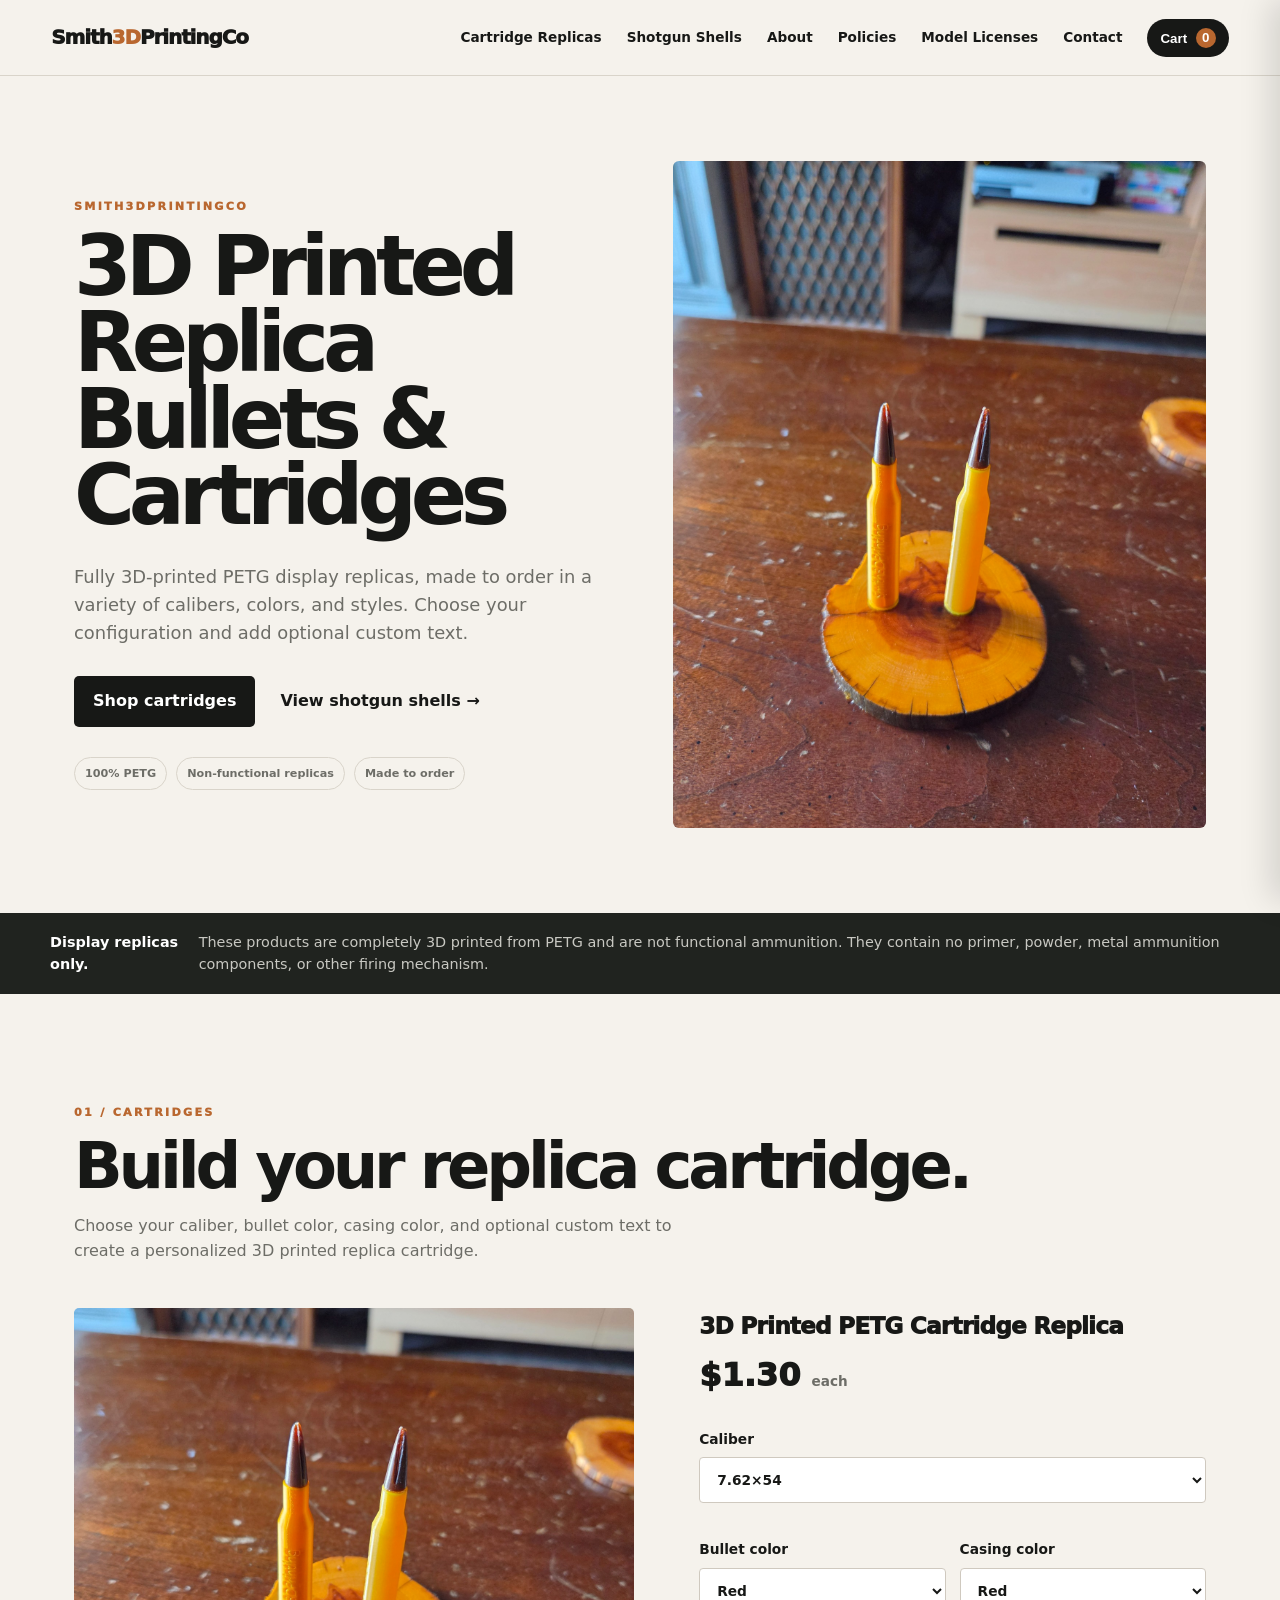
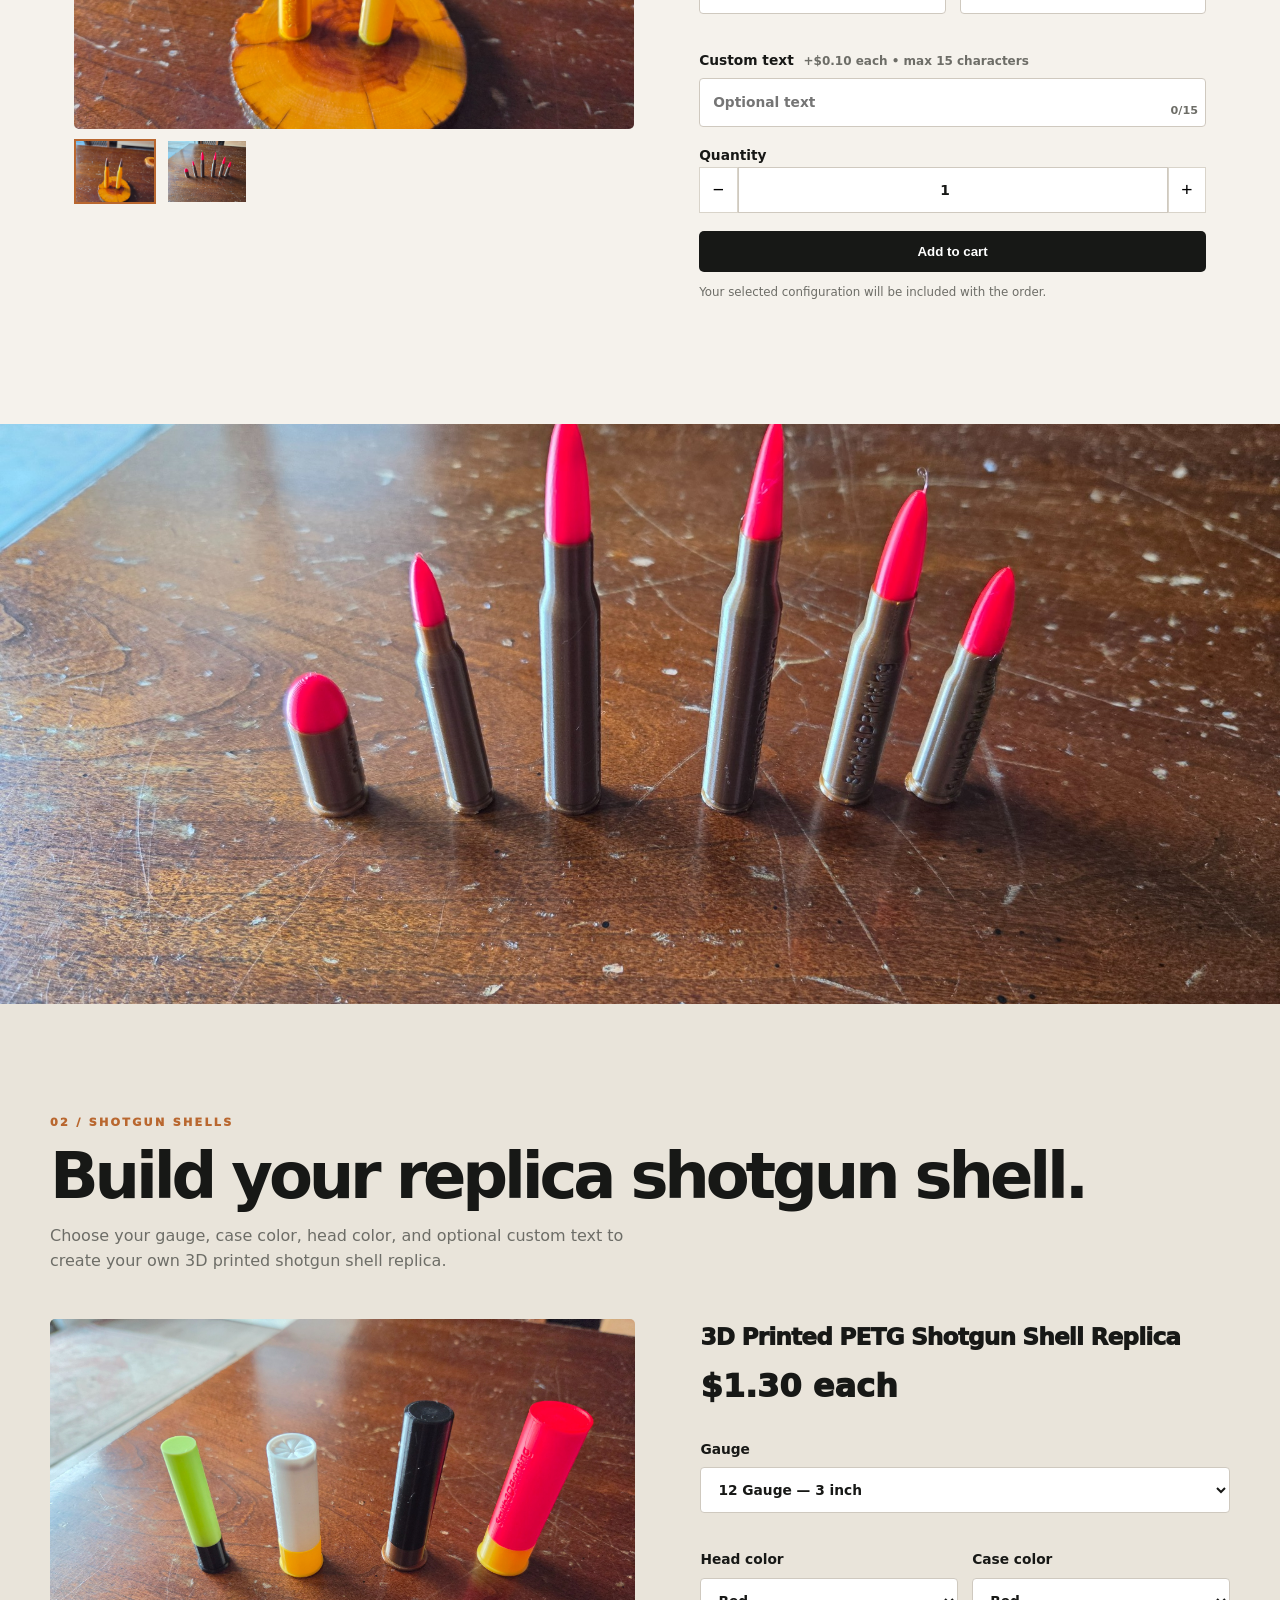
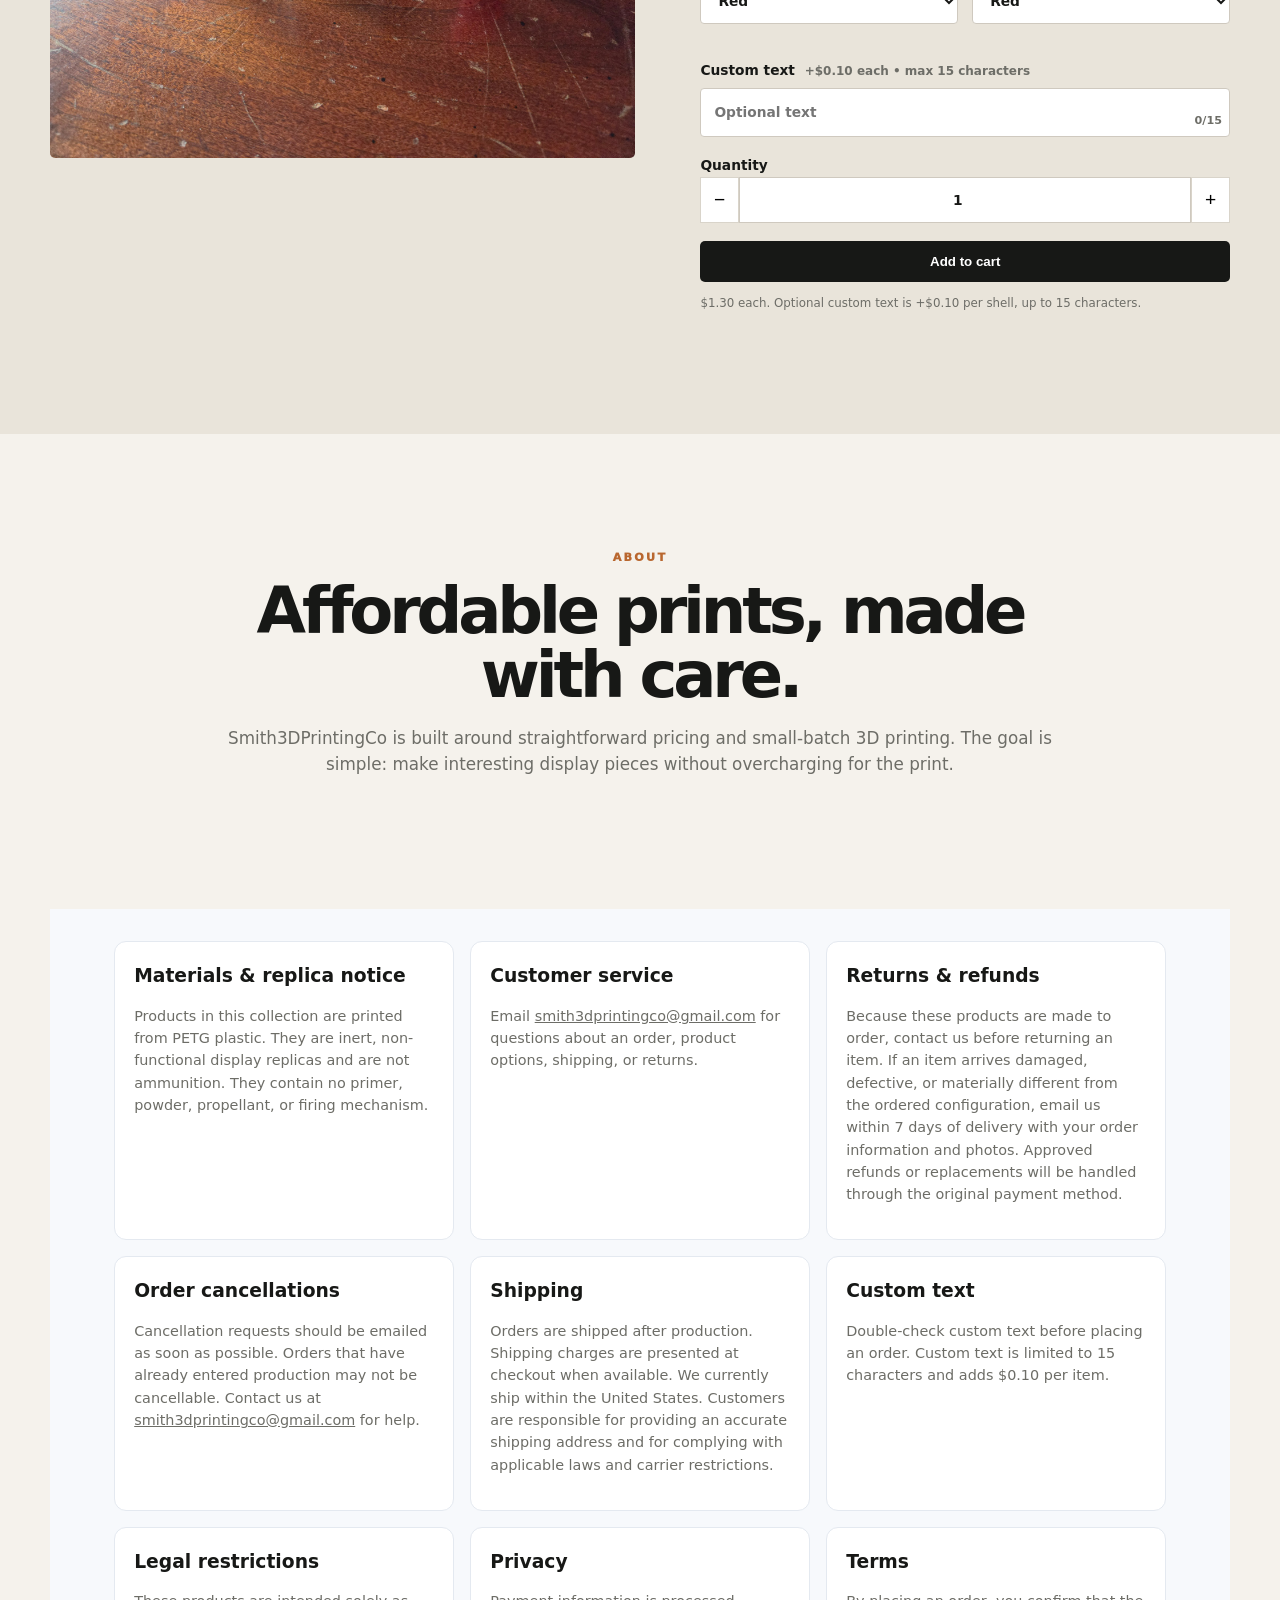
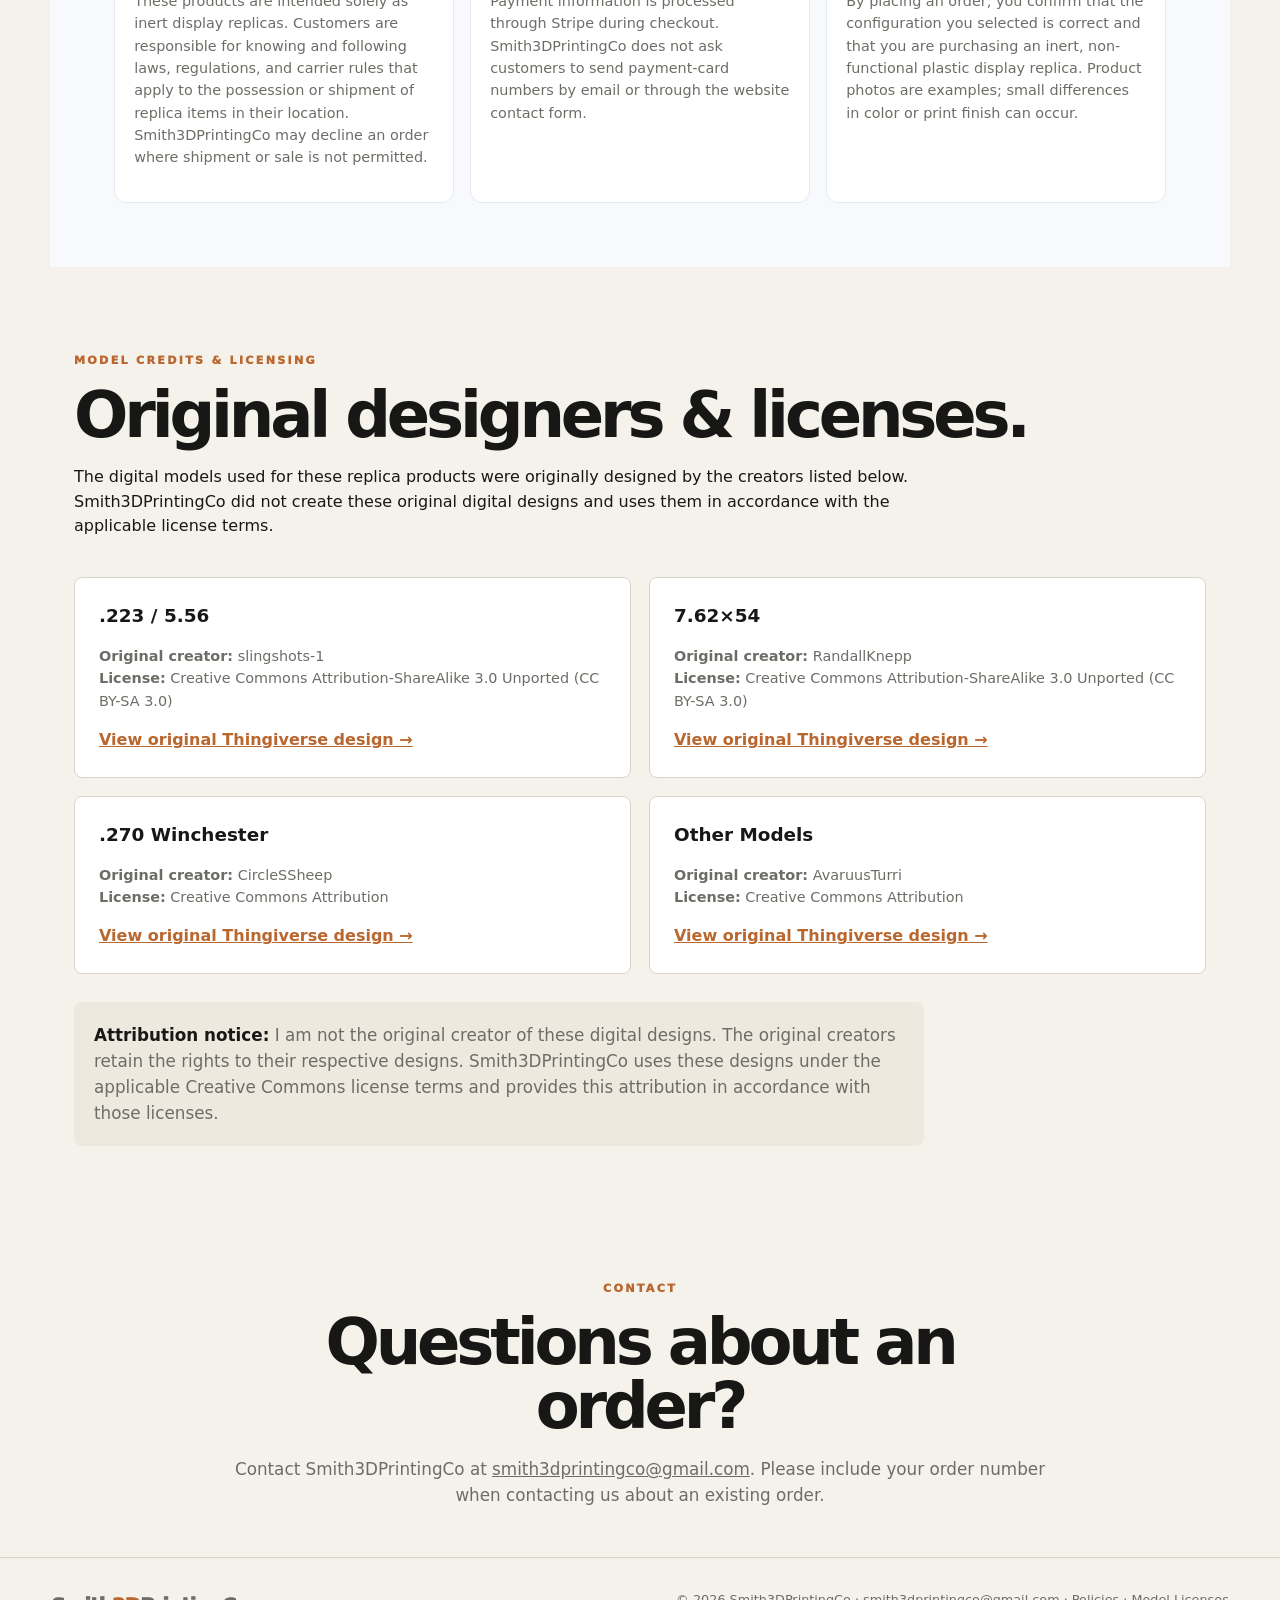
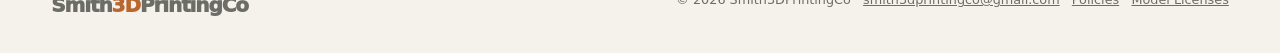
<file: index.html>
<!doctype html>
<html lang="en">
<head>
<meta charset="utf-8"><meta name="viewport" content="width=device-width,initial-scale=1">
<meta name="description" content="Shop affordable 3D printed replica bullets, cartridges, and shotgun shells. Choose from multiple calibers, colors, and optional custom text. Fully 3D printed PETG display replicas.">
<title>3D Printed Replica Bullets &amp; Cartridges | Smith3DPrintingCo</title>
<link rel="stylesheet" href="styles.css">
</head>
<body>
<header>
  <a class="logo" href="#top">Smith<span>3D</span>PrintingCo</a>
  <nav>
    <a href="#cartridges">Cartridge Replicas</a>
    <a href="#shells">Shotgun Shells</a>
    <a href="#about">About</a>
    <a href="#policies">Policies</a>
    <a href="#licenses">Model Licenses</a>
    <a href="#contact">Contact</a>
    <button id="openCart" class="cart-pill">Cart <b id="cartCount">0</b></button>
  </nav>
  <button id="mobileMenu" class="mobile-menu">☰</button>
</header>

<main id="top">
<section class="hero">
  <div class="hero-copy">
    <p class="kicker">SMITH3DPRINTINGCO</p>
    <h1>3D Printed Replica Bullets &amp; Cartridges</h1>
    <p>Fully 3D-printed PETG display replicas, made to order in a variety of calibers, colors, and styles. Choose your configuration and add optional custom text.</p>
    <div class="hero-actions"><a class="btn" href="#cartridges">Shop cartridges</a><a class="text-link" href="#shells">View shotgun shells →</a></div>
    <div class="trust"><span>100% PETG</span><span>Non-functional replicas</span><span>Made to order</span></div>
  </div>
  <div class="hero-image"><img src="assets/cartridge-hero.jpg" alt="Smith3DPrintingCo PETG cartridge replicas on a display stand"></div>
</section>

<section class="notice">
  <strong>Display replicas only.</strong>
  <span>These products are completely 3D printed from PETG and are not functional ammunition. They contain no primer, powder, metal ammunition components, or other firing mechanism.</span>
</section>

<section id="cartridges" class="product-section">
  <div class="section-title"><p class="kicker">01 / CARTRIDGES</p><h2>Build your replica cartridge.</h2><p>Choose your caliber, bullet color, casing color, and optional custom text to create a personalized 3D printed replica cartridge.</p></div>
  <div class="product-layout">
    <div class="gallery"><img id="cartridgeImage" src="assets/cartridge-hero.jpg" alt="Cartridge replicas"><div class="thumbs"><button data-img="assets/cartridge-hero.jpg"><img src="assets/cartridge-hero.jpg" alt=""></button><button data-img="assets/cartridge-gallery.jpg"><img src="assets/cartridge-gallery.jpg" alt=""></button></div></div>
    <div class="config">
      <div class="product-name">3D Printed PETG Cartridge Replica</div>
      <div class="price" id="cartPrice">$1.30 <small>each</small></div>

      <label>Caliber<select id="caliber"></select></label>
      <div class="two-col">
        <label>Bullet color<select id="bulletColor"></select></label>
        <label>Casing color<select id="caseColor"></select></label>
      </div>
      <label>Custom text <span class="muted">+$0.10 each • max 15 characters</span>
        <input id="cartText" maxlength="15" placeholder="Optional text">
        <div class="charcount"><span id="charCount">0</span>/15</div>
      </label>
      <label>Quantity<div class="qty"><button data-q="cartQty" data-d="-1">−</button><input id="cartQty" type="number" min="1" value="1"><button data-q="cartQty" data-d="1">+</button></div></label>
      <button id="addCartridge" class="btn full">Add to cart</button>
      <p class="fine">Your selected configuration will be included with the order.</p>
    </div>
  </div>
</section>

<section class="photo-band"><img src="assets/cartridge-gallery.jpg" alt="Multiple PETG cartridge replicas in different sizes"></section>

<section id="shells" class="product-section alt">
  <div class="section-title"><p class="kicker">02 / SHOTGUN SHELLS</p><h2>Build your replica shotgun shell.</h2><p>Choose your gauge, case color, head color, and optional custom text to create your own 3D printed shotgun shell replica.</p></div>
  <div class="product-layout shell-layout">
    <div class="shell-art"><img src="assets/shotgun-shell-selected.jpg" alt="3D printed shotgun shell replicas in multiple colors"></div>
    <div class="config">
      <div class="product-name">3D Printed PETG Shotgun Shell Replica</div>
      <div class="price" id="shellPrice">$1.30 each</div>
      <label>Gauge<select id="gauge"></select></label>
      <div class="two-col">
        <label>Head color<select id="shellHeadColor"></select></label>
        <label>Case color<select id="shellCaseColor"></select></label>
      </div>
      <label>Custom text <span class="muted">+$0.10 each • max 15 characters</span>
        <input id="shellText" maxlength="15" placeholder="Optional text">
        <div class="charcount"><span id="shellCharCount">0</span>/15</div>
      </label>
      <label>Quantity<div class="qty"><button data-q="shellQty" data-d="-1">−</button><input id="shellQty" type="number" min="1" value="1"><button data-q="shellQty" data-d="1">+</button></div></label>
      <button id="addShell" class="btn full">Add to cart</button>
      <p class="fine">$1.30 each. Optional custom text is +$0.10 per shell, up to 15 characters.</p>
    </div>
  </div>
</section>

<section id="about" class="about">
  <p class="kicker">ABOUT</p><h2>Affordable prints, made with care.</h2>
  <p>Smith3DPrintingCo is built around straightforward pricing and small-batch 3D printing. The goal is simple: make interesting display pieces without overcharging for the print.</p>
</section>

<section class="policies" id="policies">
  <div><h3>Materials &amp; replica notice</h3><p>Products in this collection are printed from PETG plastic. They are inert, non-functional display replicas and are not ammunition. They contain no primer, powder, propellant, or firing mechanism.</p></div>
  <div><h3>Customer service</h3><p>Email <a href="mailto:smith3dprintingco@gmail.com">smith3dprintingco@gmail.com</a> for questions about an order, product options, shipping, or returns.</p></div>
  <div><h3>Returns &amp; refunds</h3><p>Because these products are made to order, contact us before returning an item. If an item arrives damaged, defective, or materially different from the ordered configuration, email us within 7 days of delivery with your order information and photos. Approved refunds or replacements will be handled through the original payment method.</p></div>
  <div><h3>Order cancellations</h3><p>Cancellation requests should be emailed as soon as possible. Orders that have already entered production may not be cancellable. Contact us at <a href="mailto:smith3dprintingco@gmail.com">smith3dprintingco@gmail.com</a> for help.</p></div>
  <div><h3>Shipping</h3><p>Orders are shipped after production. Shipping charges are presented at checkout when available. We currently ship within the United States. Customers are responsible for providing an accurate shipping address and for complying with applicable laws and carrier restrictions.</p></div>
  <div><h3>Custom text</h3><p>Double-check custom text before placing an order. Custom text is limited to 15 characters and adds $0.10 per item.</p></div>
  <div><h3>Legal restrictions</h3><p>These products are intended solely as inert display replicas. Customers are responsible for knowing and following laws, regulations, and carrier rules that apply to the possession or shipment of replica items in their location. Smith3DPrintingCo may decline an order where shipment or sale is not permitted.</p></div>
  <div><h3>Privacy</h3><p>Payment information is processed through Stripe during checkout. Smith3DPrintingCo does not ask customers to send payment-card numbers by email or through the website contact form.</p></div>
  <div><h3>Terms</h3><p>By placing an order, you confirm that the configuration you selected is correct and that you are purchasing an inert, non-functional plastic display replica. Product photos are examples; small differences in color or print finish can occur.</p></div>
</section>


<section id="licenses" class="licenses about">
  <p class="kicker">MODEL CREDITS &amp; LICENSING</p>
  <h2>Original designers &amp; licenses.</h2>
  <p>The digital models used for these replica products were originally designed by the creators listed below. Smith3DPrintingCo did not create these original digital designs and uses them in accordance with the applicable license terms.</p>
  <div class="license-grid">
    <div class="license-card">
      <h3>.223 / 5.56</h3>
      <p><strong>Original creator:</strong> slingshots-1<br><strong>License:</strong> Creative Commons Attribution-ShareAlike 3.0 Unported (CC BY-SA 3.0)</p>
      <a href="https://www.thingiverse.com/thing:2725121" target="_blank" rel="noopener noreferrer">View original Thingiverse design →</a>
    </div>
    <div class="license-card">
      <h3>7.62×54</h3>
      <p><strong>Original creator:</strong> RandallKnepp<br><strong>License:</strong> Creative Commons Attribution-ShareAlike 3.0 Unported (CC BY-SA 3.0)</p>
      <a href="https://www.thingiverse.com/thing:6889447" target="_blank" rel="noopener noreferrer">View original Thingiverse design →</a>
    </div>
    <div class="license-card">
      <h3>.270 Winchester</h3>
      <p><strong>Original creator:</strong> CircleSSheep<br><strong>License:</strong> Creative Commons Attribution</p>
      <a href="https://www.thingiverse.com/thing:4979185" target="_blank" rel="noopener noreferrer">View original Thingiverse design →</a>
    </div>
    <div class="license-card">
      <h3>Other Models</h3>
      <p><strong>Original creator:</strong> AvaruusTurri<br><strong>License:</strong> Creative Commons Attribution</p>
      <a href="https://www.thingiverse.com/thing:2748322" target="_blank" rel="noopener noreferrer">View original Thingiverse design →</a>
    </div>
  </div>
  <p class="license-note"><strong>Attribution notice:</strong> I am not the original creator of these digital designs. The original creators retain the rights to their respective designs. Smith3DPrintingCo uses these designs under the applicable Creative Commons license terms and provides this attribution in accordance with those licenses.</p>
</section>

<section id="contact" class="about contact-section">
  <p class="kicker">CONTACT</p><h2>Questions about an order?</h2>
  <p>Contact Smith3DPrintingCo at <a href="mailto:smith3dprintingco@gmail.com">smith3dprintingco@gmail.com</a>. Please include your order number when contacting us about an existing order.</p>
</section>
</main>

<footer><div class="logo">Smith<span>3D</span>PrintingCo</div><div>© <span id="year"></span> Smith3DPrintingCo · <a href="mailto:smith3dprintingco@gmail.com">smith3dprintingco@gmail.com</a> · <a href="#policies">Policies</a> · <a href="#licenses">Model Licenses</a></div></footer>

<aside id="cartDrawer" class="drawer">
  <div class="drawer-head"><h2>Your cart</h2><button id="closeCart">×</button></div>
  <div id="cartItems"></div>
  <div class="drawer-bottom">
  <div class="shipping-box">
    <h3>Shipping</h3>
    <p class="fine">Enter your U.S. shipping address to see current shipping options. Rates are calculated from ZIP 80127 for your package.</p>
    <div class="two-col">
      <label>First name<input id="shipFirstName" autocomplete="given-name"></label>
      <label>Last name<input id="shipLastName" autocomplete="family-name"></label>
    </div>
    <label>Street address<input id="shipStreet" autocomplete="street-address"></label>
    <label>Apartment, suite, etc. <span class="muted">optional</span><input id="shipStreet2" autocomplete="address-line2"></label>
    <div class="two-col">
      <label>City<input id="shipCity" autocomplete="address-level2"></label>
      <label>State<select id="shipState" autocomplete="address-level1"></select></label>
    </div>
    <label>ZIP code<input id="shipZip" inputmode="numeric" autocomplete="postal-code" maxlength="10"></label>
    <button id="getShipping" class="btn full" type="button">Calculate shipping</button>
    <div id="shippingStatus" class="shipping-status" aria-live="polite"></div>
    <div id="shippingRates" class="shipping-rates"></div>
  </div>
  <div class="total"><span>Products</span><strong id="cartTotal">$0.00</strong></div>
  <div class="total shipping-total"><span>Shipping</span><strong id="shippingTotal">Select a rate</strong></div>
  <button id="checkout" class="btn full" disabled>Secure checkout</button>
  <p class="fine">Shipping is calculated from your address and rechecked by the secure Stripe payment server before payment.</p>
</div>
</aside>
<div id="overlay"></div>
<script>window.SMITH_CATALOG={"store":{"name":"Smith3DPrintingCo","tagline":"3D Printed. Made for Display.","currency":"usd"},"colors":["Red","Pastel Green","Light Purple","Brass","Gold","Light Gold","Black","White"],"cartridges":["7.62×54",".223 / 5.56","7.62×39","7.92×57 Mauser","7.65×21 Parabellum","9×19 Parabellum","10mm AUTO",".30-06 Springfield",".40 S&W",".45 ACP",".308 Winchester",".338 Lapua Magnum",".500 S&W Magnum",".50 BMG"],"products":{"cartridge":{"name":"3D Printed PETG Cartridge Replica","basePriceCents":130,"customTextFeeCents":10,"maxCustomText":15,"images":["assets/cartridge-hero.jpg","assets/cartridge-gallery.jpg"]},"shotgunShell":{"name":"3D Printed PETG Shotgun Shell Replica","basePriceCents":130,"customTextFeeCents":10,"maxCustomText":15,"gauges":["12 Gauge — 3 inch","20 Gauge","16 Gauge — 3 inch",".410 Gauge"],"images":["assets/shotgun-shell-selected.jpg"]}},"shipping":{"originZip":"80127","packageLengthIn":9,"packageWidthIn":6,"packageWeightOz":3,"method":"server-side-carrier-rate"}}</script><script src="app.js?v=10"></script>
</body></html>
</file>
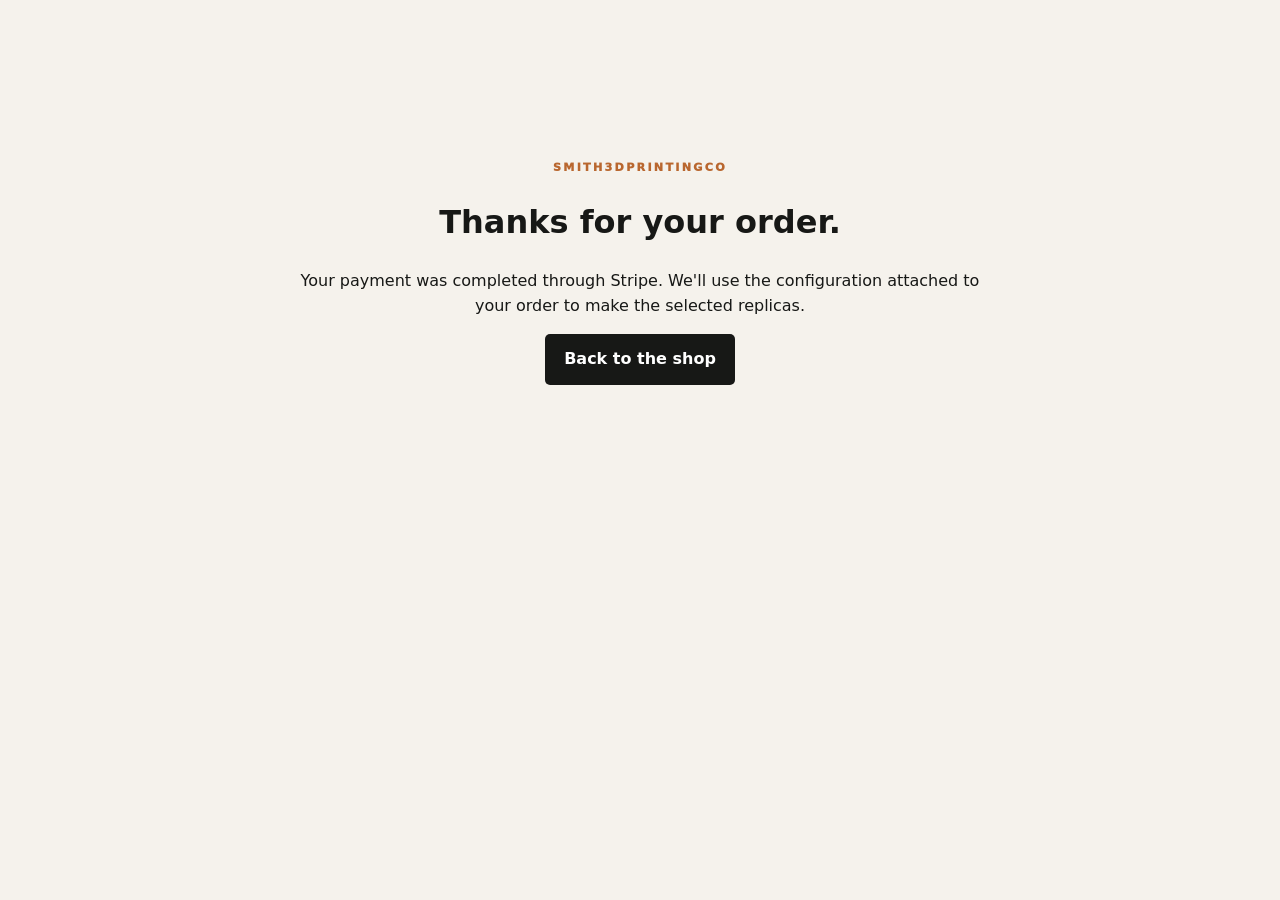
<file: success.html>
<!doctype html><html><head><meta charset="utf-8"><meta name="viewport" content="width=device-width,initial-scale=1"><title>Order received | Smith3DPrintingCo</title><link rel="stylesheet" href="styles.css"></head><body><main style="max-width:760px;margin:15vh auto;padding:24px;text-align:center"><p class="kicker">SMITH3DPRINTINGCO</p><h1>Thanks for your order.</h1><p>Your payment was completed through Stripe. We'll use the configuration attached to your order to make the selected replicas.</p><a class="btn" href="index.html">Back to the shop</a></main></body></html>
</file>
<file: styles.css>
:root{--bg:#f5f2ec;--ink:#171816;--muted:#6d6d67;--line:#d9d4ca;--accent:#b9672f;--dark:#20231f;--white:#fff;--max:1180px}
*{box-sizing:border-box}html{scroll-behavior:smooth}body{margin:0;background:var(--bg);color:var(--ink);font:16px/1.55 Inter,system-ui,-apple-system,BlinkMacSystemFont,"Segoe UI",sans-serif}a{text-decoration:none;color:inherit}
header{height:76px;position:sticky;top:0;z-index:20;background:rgba(245,242,236,.94);backdrop-filter:blur(12px);border-bottom:1px solid var(--line);display:flex;align-items:center;justify-content:space-between;padding:0 4vw}.logo{font-weight:950;letter-spacing:-.055em;font-size:1.25rem}.logo span{color:var(--accent)}
nav{display:flex;align-items:center;gap:25px;font-size:.85rem;font-weight:800}nav a:hover{color:var(--accent)}.cart-pill{border:0;background:var(--ink);color:#fff;border-radius:99px;padding:9px 13px;font-weight:800}.cart-pill b{display:inline-grid;place-items:center;background:var(--accent);border-radius:50%;width:20px;height:20px;margin-left:5px}.mobile-menu{display:none;border:0;background:none;font-size:1.4rem}
.hero{max-width:var(--max);margin:auto;min-height:720px;padding:85px 24px;display:grid;grid-template-columns:1fr 1fr;gap:65px;align-items:center}.kicker{color:var(--accent);font-size:.7rem;letter-spacing:.2em;font-weight:950;margin:0 0 13px}.hero h1{font-size:clamp(3.2rem,6.5vw,6.1rem);line-height:.92;letter-spacing:-.075em;margin:0 0 28px}.hero h1 em{color:var(--accent);font-style:normal}.hero-copy>p:not(.kicker){font-size:1.12rem;color:var(--muted);max-width:550px}.hero-actions{display:flex;align-items:center;gap:25px;margin:30px 0}.btn{display:inline-block;border:0;border-radius:5px;background:var(--ink);color:#fff;padding:13px 19px;font-weight:900;cursor:pointer}.btn:hover{background:var(--accent)}.text-link{font-weight:900}.trust{display:flex;flex-wrap:wrap;gap:9px}.trust span{font-size:.7rem;border:1px solid var(--line);padding:7px 10px;border-radius:99px;color:var(--muted);font-weight:800}.hero-image img,.gallery>img,.photo-band img{width:100%;height:100%;object-fit:cover;display:block}.hero-image{aspect-ratio:4/5;overflow:hidden;background:#ddd;border-radius:6px}
.notice{background:var(--dark);color:#fff;padding:18px max(24px,calc((100vw - var(--max))/2));display:flex;gap:14px;align-items:center;font-size:.9rem}.notice span{color:#c8c8c2}.product-section{max-width:var(--max);margin:auto;padding:110px 24px}.product-section.alt{max-width:none;background:#e9e4da}.product-section.alt .section-title,.product-section.alt .product-layout{max-width:var(--max);margin-left:auto;margin-right:auto}.section-title{margin-bottom:45px}.section-title h2{font-size:clamp(2.5rem,5vw,4.4rem);line-height:1;letter-spacing:-.065em;margin:0 0 15px}.section-title>p:last-child{color:var(--muted);max-width:600px}.product-layout{display:grid;grid-template-columns:1.05fr .95fr;gap:65px;align-items:start}.gallery>img{aspect-ratio:4/3;border-radius:5px;object-fit:cover}.thumbs{display:flex;gap:10px;margin-top:10px}.thumbs button{border:2px solid transparent;padding:0;background:none;width:82px;height:65px;overflow:hidden;cursor:pointer}.thumbs button:first-child{border-color:var(--accent)}.thumbs img{width:100%;height:100%;object-fit:cover}.product-name{font-size:1.45rem;font-weight:950;letter-spacing:-.035em}.price{font-size:2rem;font-weight:950;margin:7px 0 28px}.price small{font-size:.85rem;color:var(--muted);font-weight:700}label{display:block;font-weight:850;font-size:.86rem;margin:18px 0;position:relative}select,input{width:100%;margin-top:7px;padding:13px;border:1px solid #cfc9bf;background:#fff;border-radius:4px;font:inherit;color:var(--ink)}select{cursor:pointer}.two-col{display:grid;grid-template-columns:1fr 1fr;gap:14px}.muted{font-weight:600;color:var(--muted);font-size:.75rem;margin-left:5px}.charcount{position:absolute;right:8px;bottom:8px;font-size:.7rem;color:var(--muted)}.qty{display:flex;align-items:center}.qty button{width:43px;height:46px;border:1px solid var(--line);background:#fff;font-size:1.2rem}.qty input{margin:0;text-align:center;border-radius:0;height:46px}.full{width:100%;text-align:center}.fine{font-size:.74rem;color:var(--muted)}.photo-band{max-height:580px;overflow:hidden}.photo-band img{height:min(62vw,580px);object-position:center 48%}.shell-art{aspect-ratio:4/3;min-height:0;overflow:hidden;border-radius:5px;background:#ddd}.shell-art img{width:100%;height:100%;object-fit:cover;object-position:center;display:block}.shell-placeholder{height:100%;min-height:480px;display:grid;place-items:center;text-align:center;background:linear-gradient(135deg,#d8d3ca,#bdb7ac);border:1px dashed #999;color:#696963;font-weight:950;letter-spacing:.13em}.about{max-width:900px;text-align:center;margin:auto;padding:115px 24px}.about h2{font-size:clamp(2.5rem,5vw,4.2rem);line-height:1;letter-spacing:-.065em;margin:0 0 18px}.about p:last-child{color:var(--muted);font-size:1.05rem}.policies{max-width:var(--max);margin:auto;padding:0 24px 100px;display:grid;grid-template-columns:repeat(3,1fr);gap:20px}.policies>div{border-top:1px solid var(--line);padding-top:18px}.policies h3{margin:0 0 7px}.policies p{color:var(--muted);font-size:.9rem}footer{border-top:1px solid var(--line);padding:32px 4vw;display:flex;justify-content:space-between;color:var(--muted);font-size:.8rem}
.drawer{position:fixed;z-index:50;right:0;top:0;bottom:0;width:min(440px,100%);background:#fff;transform:translateX(100%);transition:.25s;display:flex;flex-direction:column;padding:25px;box-shadow:-10px 0 30px #0002}.drawer.open{transform:translateX(0)}.drawer-head{display:flex;justify-content:space-between;align-items:center;border-bottom:1px solid var(--line)}.drawer-head h2{font-size:1.7rem}.drawer-head button{border:0;background:none;font-size:2rem}.drawer-bottom{margin-top:auto;border-top:1px solid var(--line);padding-top:18px}.total{display:flex;justify-content:space-between;font-size:1.25rem;margin-bottom:14px}.cart-item{padding:16px 0;border-bottom:1px solid var(--line)}.cart-item strong{display:block}.cart-item small{display:block;color:var(--muted);margin-top:4px}.cart-row{display:flex;justify-content:space-between;align-items:center;margin-top:10px}.mini-qty button{width:28px;height:28px;border:1px solid var(--line);background:#fff}.mini-qty{display:flex;align-items:center;gap:8px}#overlay{position:fixed;inset:0;background:#0005;z-index:40;display:none}#overlay.open{display:block}
@media(max-width:820px){nav{display:none}.mobile-menu{display:block}.hero,.product-layout{grid-template-columns:1fr}.hero{padding-top:55px}.hero-image{order:-1}.product-layout{gap:40px}.policies{grid-template-columns:1fr 1fr}.notice{display:block}.notice strong{display:block;margin-bottom:3px}}
@media(max-width:560px){.hero h1{font-size:3.25rem}.hero-actions{flex-direction:column;align-items:flex-start}.two-col,.policies{grid-template-columns:1fr}.product-section{padding:75px 20px}}
.contact-section{padding-top:2rem;padding-bottom:2rem}
.policies{display:grid;grid-template-columns:repeat(3,minmax(0,1fr));gap:1rem;padding:2rem 5vw 4rem;background:#f7f9fc}
.policies>div{background:#fff;border:1px solid #e4e9f0;border-radius:12px;padding:1.2rem}
.policies h3{margin-top:0}
.policies a,.contact-section a,footer a{color:inherit;text-decoration:underline}
@media(max-width:900px){.policies{grid-template-columns:1fr 1fr}}
@media(max-width:600px){.policies{grid-template-columns:1fr}}
.shipping-box{margin-bottom:18px;padding-bottom:16px;border-bottom:1px solid var(--line)}.shipping-box h3{margin:0 0 5px;font-size:1.05rem}.shipping-status{margin:10px 0;font-size:.78rem;color:var(--muted)}.shipping-rates{display:grid;gap:8px;margin-top:10px}.shipping-rate{display:grid;grid-template-columns:auto 1fr auto;align-items:center;gap:10px;border:1px solid var(--line);border-radius:7px;padding:10px;background:#faf9f6;cursor:pointer;margin:0}.shipping-rate:has(input:checked){border-color:var(--accent);background:#fff8f1}.shipping-rate input{width:auto;margin:0}.shipping-rate span{display:grid}.shipping-rate small{color:var(--muted);font-weight:600}.shipping-rate b{white-space:nowrap}.shipping-total{font-size:1rem;color:var(--muted);margin-bottom:12px}.drawer-bottom{overflow-y:auto;max-height:70vh}@media(max-width:560px){.drawer{padding:18px}.shipping-rate{grid-template-columns:auto 1fr}.shipping-rate b{grid-column:2;justify-self:end}}

.licenses{max-width:var(--max);padding-top:85px;padding-bottom:85px;text-align:left}.licenses>p:not(.kicker){max-width:850px}.license-grid{display:grid;grid-template-columns:repeat(2,minmax(0,1fr));gap:18px;margin-top:38px}.license-card{background:#fff;border:1px solid var(--line);border-radius:8px;padding:24px}.license-card h3{margin:0 0 10px;font-size:1.15rem}.license-card p{color:var(--muted);font-size:.9rem;margin-bottom:16px}.license-card a{color:var(--accent);font-weight:850;text-decoration:underline}.license-note{margin-top:28px;padding:20px;background:#eee9df;border-radius:8px;color:var(--muted);font-size:.9rem}.license-note strong{color:var(--ink)}
@media(max-width:700px){.license-grid{grid-template-columns:1fr}.licenses{padding-top:65px;padding-bottom:65px}}
</file>
